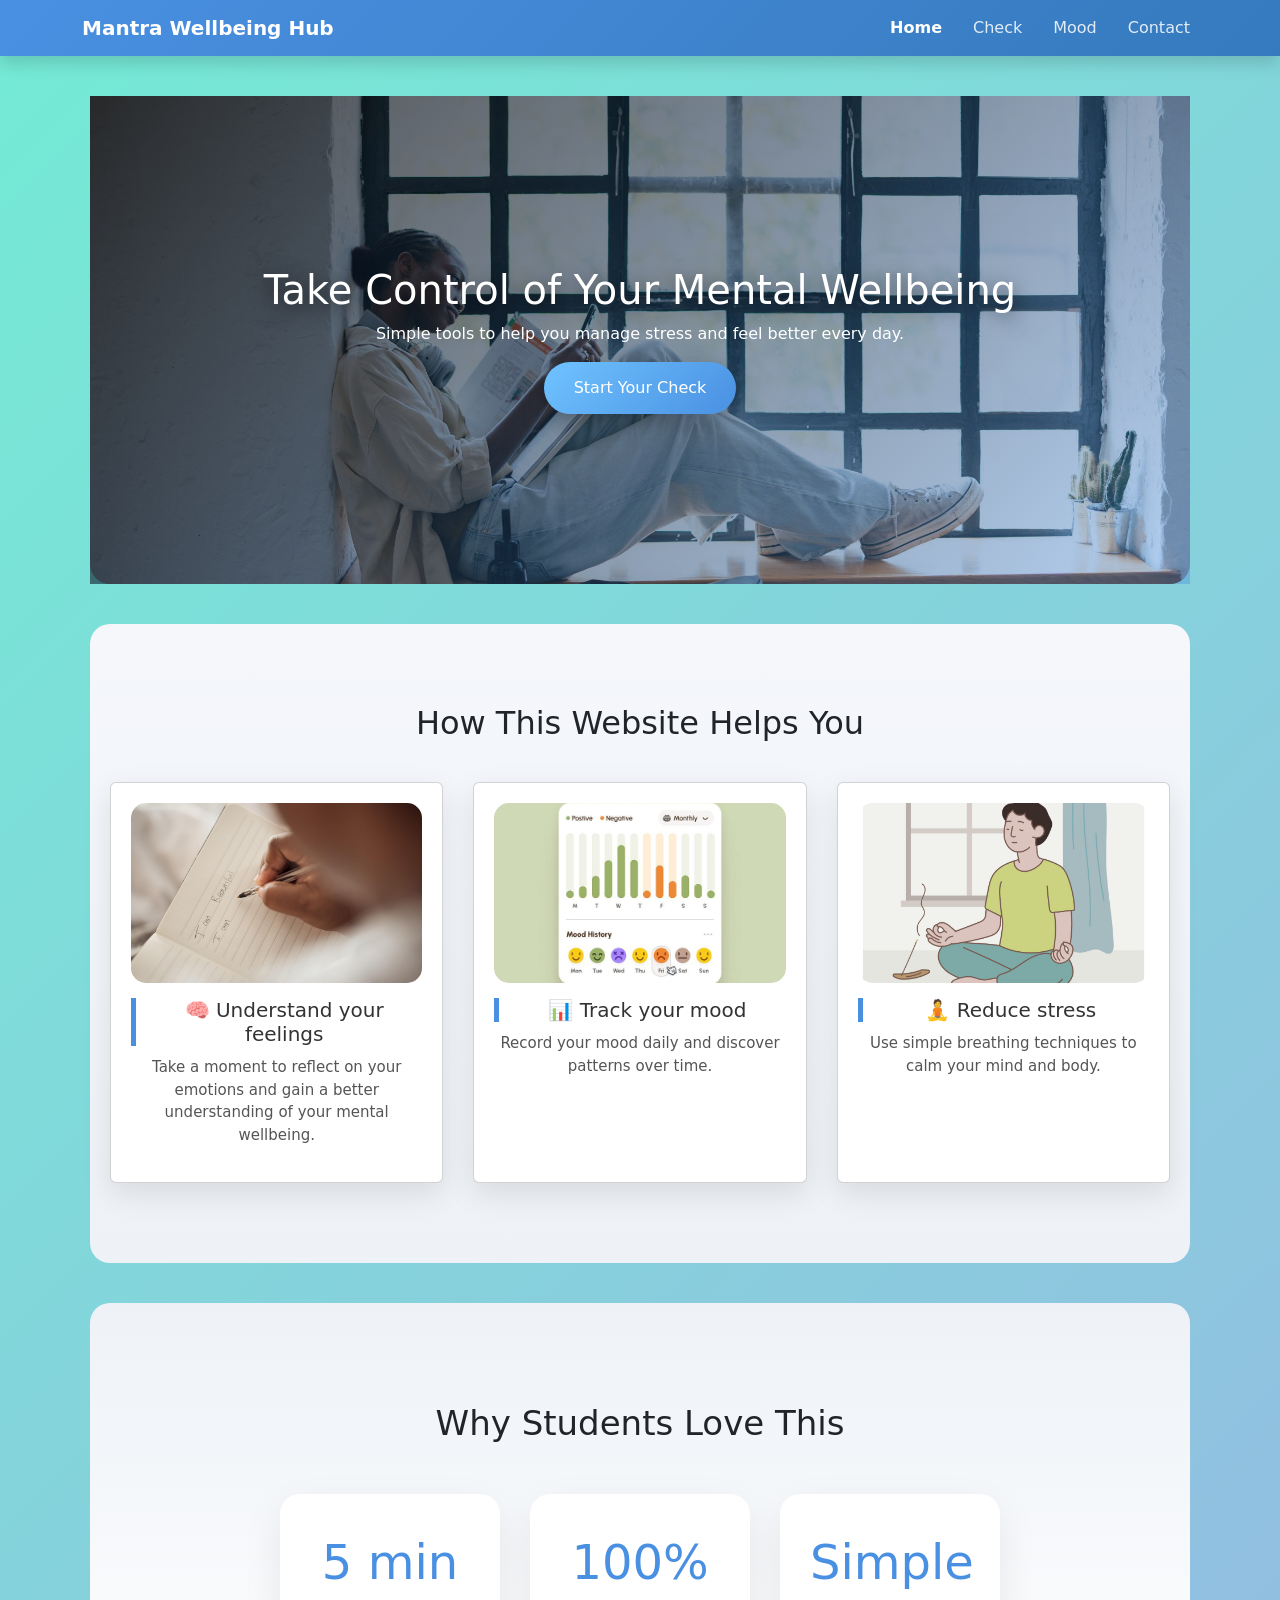
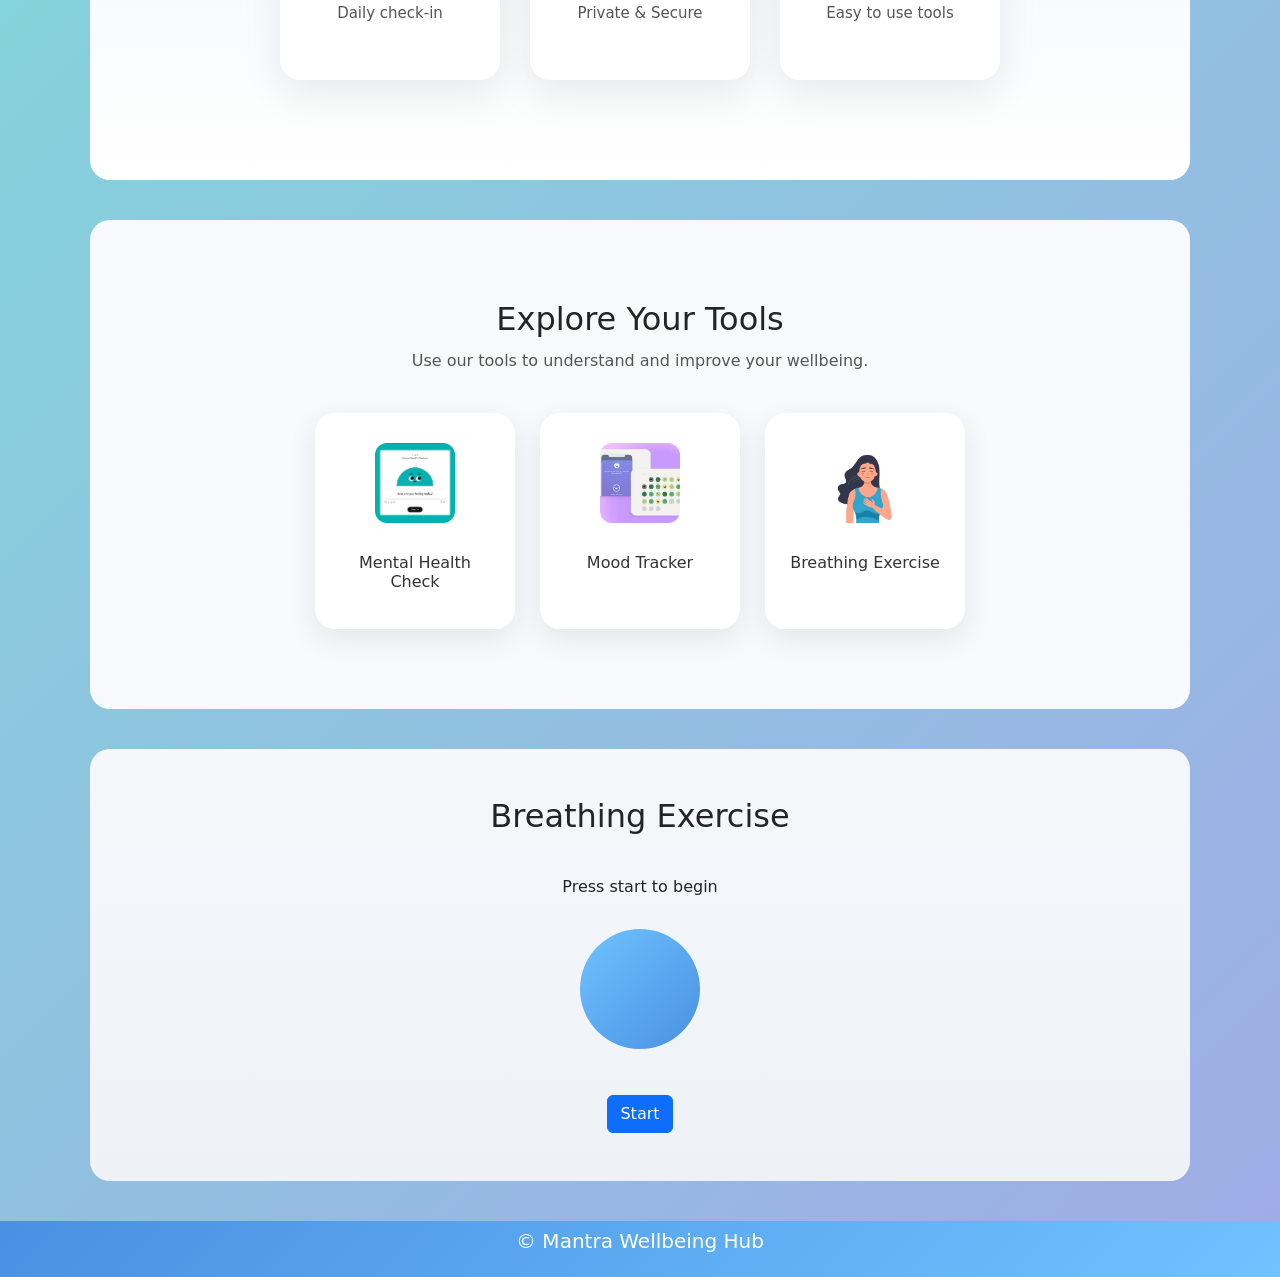
<file: index.html>
<!DOCTYPE html>
<html lang="en">
<head>
  <meta charset="UTF-8">
  <meta name="viewport" content="width=device-width, initial-scale=1.0">
  <link rel="stylesheet" href="/css/style.css" />
  <link href="https://cdn.jsdelivr.net/npm/bootstrap@5.3.8/dist/css/bootstrap.min.css" rel="stylesheet">
  <title>Student Wellbeing Hub</title>
</head>
  <body>
      <nav class="navbar navbar-expand-lg navbar-dark bg-primary shadow">
  <div class="container">

    <!-- Title -->
    <a class="navbar-brand" href="/index.html">Mantra Wellbeing Hub</a>

    <!-- Mobile toggle button -->
    <button class="navbar-toggler" type="button" data-bs-toggle="collapse" data-bs-target="#navbarNav">
      <span class="navbar-toggler-icon"></span>
    </button>

    <!-- Links -->
    <div class="collapse navbar-collapse" id="navbarNav">
      <ul class="navbar-nav ms-auto">

        <li class="nav-item active">
          <a class="nav-link active" href="/index.html">Home</a>
        </li>

        <li class="nav-item">
          <a class="nav-link" href="/checker.html">Check</a>
        </li>

        <li class="nav-item">
          <a class="nav-link" href="/tracker.html">Mood</a>
        </li>

        <li class="nav-item">
          <a class="nav-link" href="/contact.html">Contact</a>
        </li>

      </ul>
    </div>

  </div>
</nav>

    <!-- HERO -->
    <section class="hero">
      <h1>Take Control of Your Mental Wellbeing</h1>
      <p>Simple tools to help you manage stress and feel better every day.</p>
      <a href="/checker.html"><button>Start Your Check</button></a>

    </section>

    <!-- BENEFITS -->
    <section>
      <h2>How This Website Helps You</h2>

      <div class="grid">
        <div class="card">
          <img
            src="/images/Understand you feelings.jpg"
            alt="Student reflecting on feelings"
          />
          <h3>🧠 Understand your feelings</h3>
          <p>
            Take a moment to reflect on your emotions and gain a better
            understanding of your mental wellbeing.
          </p>
        </div>

        <div class="card">
          <img src="/images/Mood Tracking.jpg" alt="Mood tracking chart" />
          <h3>📊 Track your mood</h3>
          <p>Record your mood daily and discover patterns over time.</p>
        </div>

        <div class="card">
          <img
            src="/images/Reducing Stress.jpg"
            alt="Person relaxing and breathing calmly"
          />
          <h3>🧘 Reduce stress</h3>
          <p>Use simple breathing techniques to calm your mind and body.</p>
        </div>
      </div>
    </section>

    <!-- STATS -->
    <section class="stats">
      <h2 class="stats-title">Why Students Love This</h2>

      <div class="stats-container">
        <div class="stat">
          <h2>5</h2>

          <p>Daily check-in</p>
        </div>

        <div class="stat">
          <h2>100%</h2>
          <p>Private & Secure</p>
        </div>

        <div class="stat">
          <h2>Simple</h2>
          <p>Easy to use tools</p>
        </div>
      </div>
    </section>

    <section class="features">
      <h2>Explore Your Tools</h2>
      <p>Use our tools to understand and improve your wellbeing.</p>

      <div class="feature-links">

  <a href="/checker.html" class="feature-card">
    <img src="/images/Mental check.jpg" alt="Mental health check">
    <h3>Mental Health Check</h3>
  </a>

  <a href="/tracker.html" class="feature-card">
    <img src="/images/mood tracker.jpg" alt="Mood tracker chart">
    <h3>Mood Tracker</h3>
  </a>

  <a href="#breathing" class="feature-card">
    <img src="/images/breath taking.jpg" alt="Breathing exercise">
    <h3>Breathing Exercise</h3>
  </a>

</div>
      </div>
    </section>

    <!-- BREATHING -->
   <section id="breathing" class="text-center py-5">
  <h2>Breathing Exercise</h2>
  <p id="instruction">Press start to begin</p>

  <div id="circle"></div>

  <button id="startBtn" class="btn btn-primary mt-3">Start</button>
</section>    

    <footer class="index-footer">
      <p>© Mantra Wellbeing Hub</p>
    </footer>
    <script src="https://code.jquery.com/jquery-3.7.1.min.js"></script>
    <script src="/js/script.js"></script>
    <script src="https://cdn.jsdelivr.net/npm/bootstrap@5.3.8/dist/js/bootstrap.bundle.min.js"></script>
  </body>
</html>
</file>
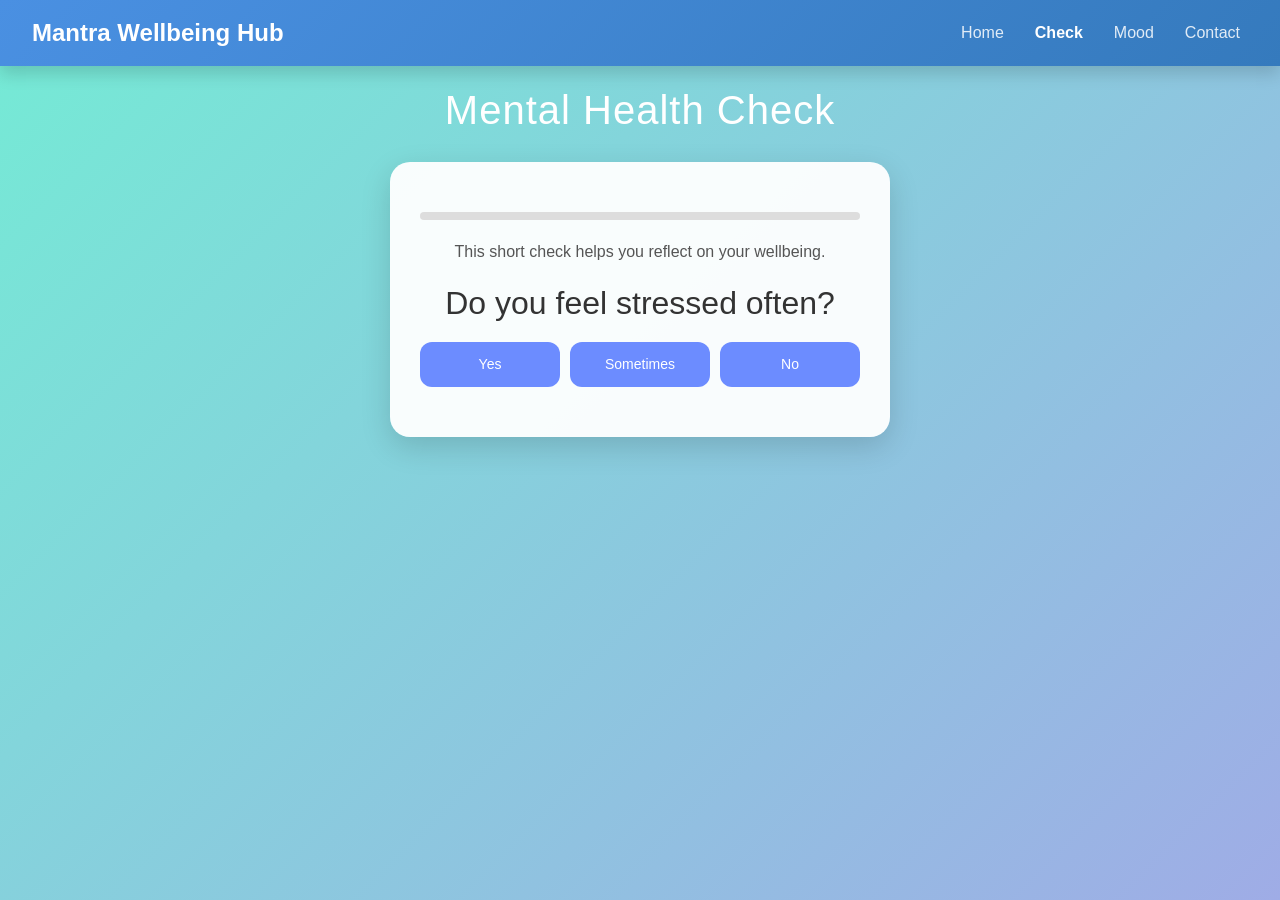
<file: checker.html>
<!doctype html>
<html lang="en">
  <head>
    <meta charset="UTF-8" />
    <title>Mental Health Check</title>

    <!-- Bootstrap -->
    <link
      href="https://cdn.jsdelivr.net/npm/bootstrap@5.3.8/dist/css/bootstrap.min.css"
      rel="stylesheet"
    />

    <!-- Your CSS -->
    <link rel="stylesheet" href="/css/checker.css" />
  </head>

  <body>
    <!-- ✅ NAVBAR -->
    <nav class="navbar navbar-expand-lg navbar-dark shadow">
      <div class="container-fluid">
        <a class="navbar-brand" href="/index.html">Mantra Wellbeing Hub</a>

        <button
          class="navbar-toggler"
          type="button"
          data-bs-toggle="collapse"
          data-bs-target="#navbarNav"
        >
          <span class="navbar-toggler-icon"></span>
        </button>

        <div
          class="collapse navbar-collapse justify-content-end"
          id="navbarNav"
        >
          <ul class="navbar-nav">
            <li class="nav-item">
              <a class="nav-link" href="/index.html">Home</a>
            </li>
            <li class="nav-item active">
              <a class="nav-link active" href="/checker.html">Check</a>
            </li>
            <li class="nav-item">
              <a class="nav-link" href="/tracker.html">Mood</a>
            </li>
            <li class="nav-item">
              <a class="nav-link" href="/contact.html">Contact</a>
            </li>
          </ul>
        </div>
      </div>
    </nav>

    <!-- HEADER -->
    <header>
      <h1>Mental Health Check</h1>
    </header>

    <!-- MAIN CONTENT -->
    <section>
      <div id="progress">
        <div id="progressBar"></div>
      </div>

      <p>This short check helps you reflect on your wellbeing.</p>
      <h2 id="question"></h2>

      <div id="answers">
        <button onclick="answer('yes')">Yes</button>
        <button onclick="answer('sometimes')">Sometimes</button>
        <button onclick="answer('no')">No</button>
      </div>

      <p id="resultText"></p>
    </section>

    <!-- Bootstrap JS -->
    <script src="https://cdn.jsdelivr.net/npm/bootstrap@5.3.8/dist/js/bootstrap.bundle.min.js"></script>

    <!-- Your JS -->
    <script src="/js/checker.js"></script>
  </body>
</html>
</file>
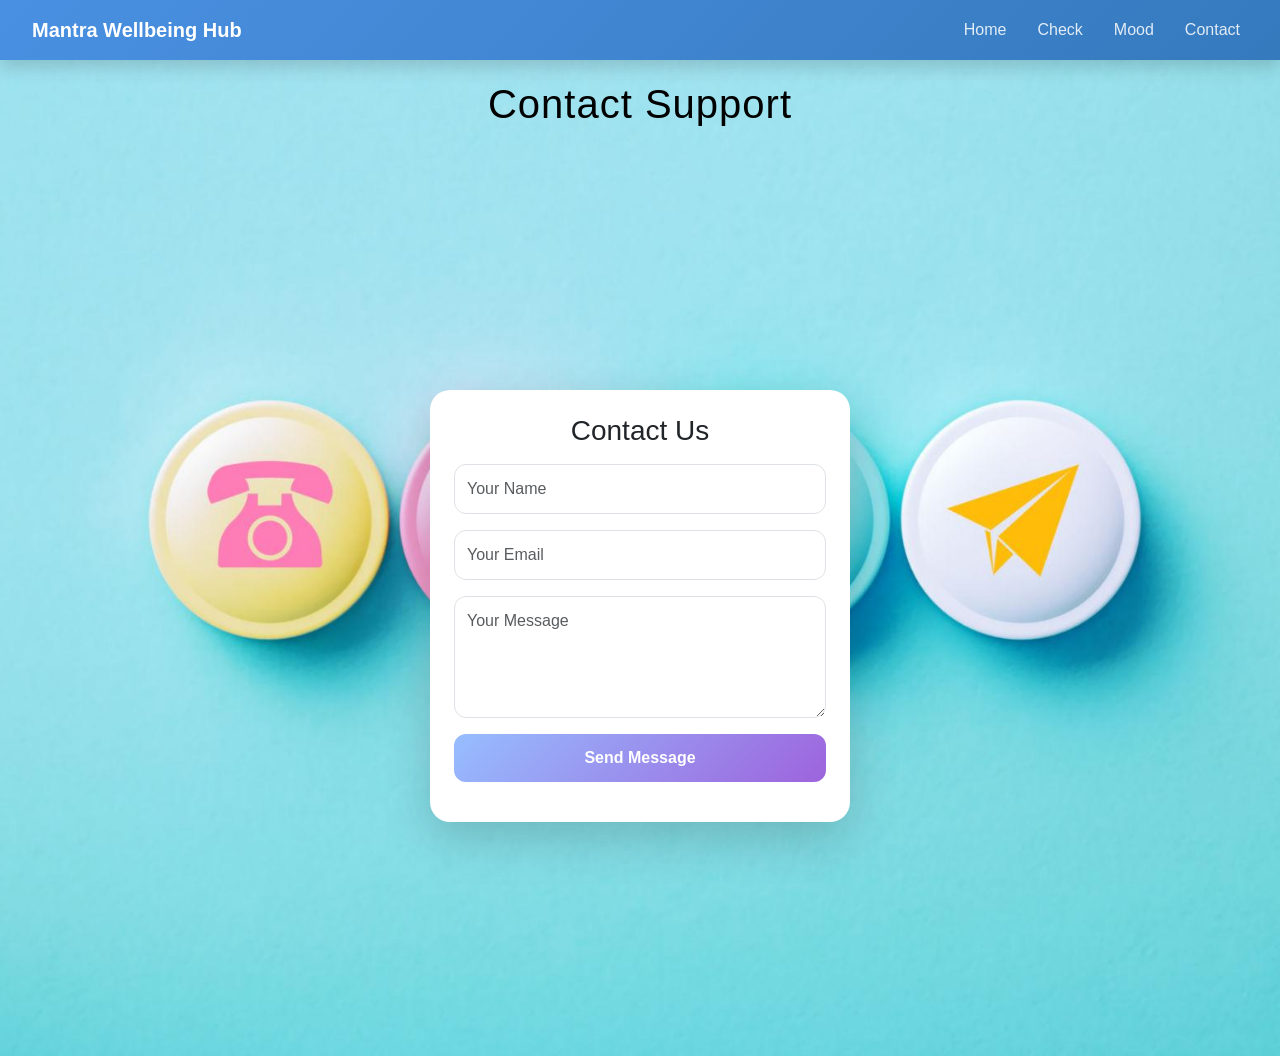
<file: contact.html>
<!doctype html>
<html lang="en">
  <head>
    <meta charset="UTF-8" />
    <title>Contact</title>

    <!-- Bootstrap -->
    <link
      href="https://cdn.jsdelivr.net/npm/bootstrap@5.3.8/dist/css/bootstrap.min.css"
      rel="stylesheet"
    />

    <!-- CSS -->
    <link rel="stylesheet" href="/css/contstyle.css" />
  </head>

  <body>
    <!-- ===== NAVBAR (same as other pages) ===== -->
    <nav class="navbar navbar-expand-lg navbar-dark shadow">
      <div class="container-fluid">
        <a class="navbar-brand" href="#">Mantra Wellbeing Hub</a>

        <button
          class="navbar-toggler"
          type="button"
          data-bs-toggle="collapse"
          data-bs-target="#navbarNav"
        >
          <span class="navbar-toggler-icon"></span>
        </button>

        <div
          class="collapse navbar-collapse justify-content-end"
          id="navbarNav"
        >
          <ul class="navbar-nav">
            <li class="nav-item">
              <a class="nav-link" href="/index.html">Home</a>
            </li>
            <li class="nav-item">
              <a class="nav-link" href="/checker.html">Check</a>
            </li>
            <li class="nav-item">
              <a class="nav-link" href="/tracker.html">Mood</a>
            </li>
            <li class="nav-item active">
              <a class="nav-link active" href="/contact.html">Contact</a>
            </li>
          </ul>
        </div>
      </div>
    </nav>

  <body>
    <header>
      <h1>Contact Support</h1>
    </header>

    <div
      class="container d-flex justify-content-center align-items-center min-vh-100"
    >
      <div class="card p-4 shadow-lg contact-card">
        <h3 class="text-center mb-3">Contact Us</h3>

        <form id="contactForm" novalidate>
          <div class="mb-3">
            <input
              type="text"
              id="name"
              class="form-control"
              placeholder="Your Name"
            />
            <div class="invalid-feedback">At least 3 characters</div>
          </div>

          <div class="mb-3">
            <input
              type="email"
              id="email"
              class="form-control"
              placeholder="Your Email"
            />
            <div class="invalid-feedback">Enter a valid email</div>
          </div>

          <div class="mb-3">
            <textarea
              id="message"
              class="form-control"
              rows="4"
              placeholder="Your Message"
            ></textarea>
            <div class="invalid-feedback">
              Message must be at least 10 characters
            </div>
          </div>

          <button
            type="submit"
            id="submitBtn"
            class="btn btn-primary w-100"
            disabled
          >
            Send Message
          </button>

          <p id="formMessage" class="text-center mt-3"></p>
        </form>
      </div>
    </div>
    <script src="/js/contactform.js"></script>
  </body>
</html>
</file>
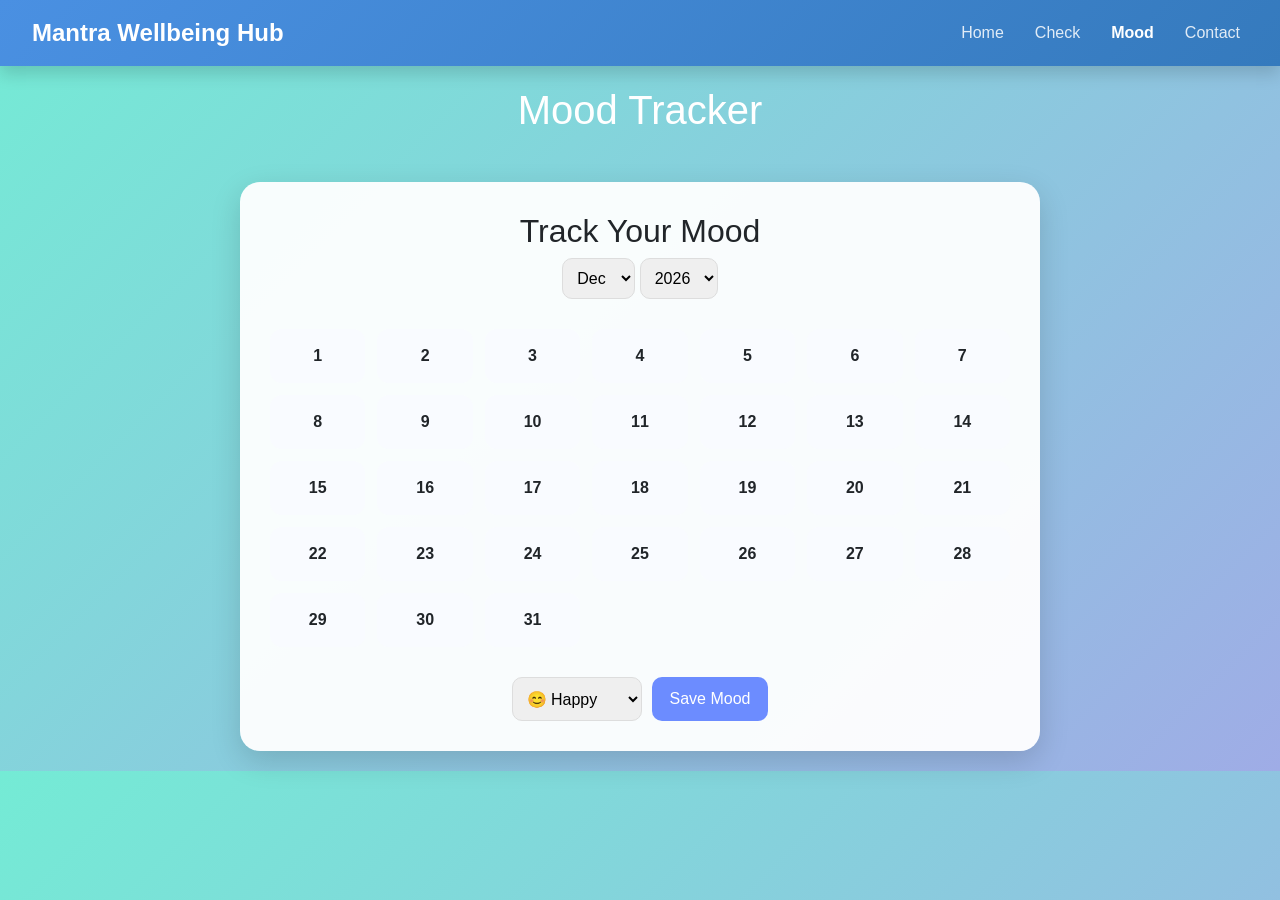
<file: tracker.html>
<!doctype html>
<html lang="en">
  <head>
    <meta charset="UTF-8" />
    <title>Mood Tracker</title>

    <!-- Bootstrap -->
    <link
      href="https://cdn.jsdelivr.net/npm/bootstrap@5.3.8/dist/css/bootstrap.min.css"
      rel="stylesheet"
    />

    <!-- Your CSS -->
    <link rel="stylesheet" href="/css/tracker.css" />
  </head>

  <body>
    <!-- ✅ SAME NAVBAR -->
    <nav class="navbar navbar-expand-lg navbar-dark shadow">
      <div class="container-fluid">
        <a class="navbar-brand" href="/index.html">Mantra Wellbeing Hub</a>

        <button
          class="navbar-toggler"
          type="button"
          data-bs-toggle="collapse"
          data-bs-target="#navbarNav"
        >
          <span class="navbar-toggler-icon"></span>
        </button>

        <div
          class="collapse navbar-collapse justify-content-end"
          id="navbarNav"
        >
          <ul class="navbar-nav">
            <li class="nav-item">
              <a class="nav-link" href="/index.html">Home</a>
            </li>
            <li class="nav-item">
              <a class="nav-link" href="/checker.html">Check</a>
            </li>
            <li class="nav-item active">
              <a class="nav-link active" href="/tracker.html">Mood</a>
            </li>
            <li class="nav-item">
              <a class="nav-link" href="/contact.html">Contact</a>
            </li>
          </ul>
        </div>
      </div>
    </nav>

    <!-- HEADER -->
    <header>
      <h1>Mood Tracker</h1>
    </header>

    <!-- MAIN -->
    <section>
      <h2>Track Your Mood</h2>
      <div class="date-controls">
        <select id="month"></select>
        <select id="year"></select>
      </div>
      <div id="calendar"></div>

      <div class="mood-picker">
        <select id="mood">
          <option value="happy">😊 Happy</option>
          <option value="neutral">😐 Neutral</option>
          <option value="sad">😢 Sad</option>
          <option value="stressed">😡 Stressed</option>
        </select>

        <button onclick="saveMood()">Save Mood</button>
      </div>
    </section>

    <!-- Bootstrap JS -->
    <script src="https://cdn.jsdelivr.net/npm/bootstrap@5.3.8/dist/js/bootstrap.bundle.min.js"></script>

    <!-- Your JS -->
    <script src="/js/tracker.js"></script>
  </body>
</html>
</file>
<file: css/style.css>
/* NAVBAR BACKGROUND */
/* ===== NAVBAR ===== */
.navbar {
  background: linear-gradient(135deg, #4a90e2, #357ABD) !important;
  padding: 10px 20px;
  width: 100%;
}

.navbar-brand {
  font-size: 1.5rem;
  font-weight: 600;
  color: #fff !important;
}

.navbar-nav .nav-link {
  color: rgba(255, 255, 255, 0.85) !important;
  margin-left: 15px;
  position: relative;
  transition: 0.3s;
}

.navbar-nav .nav-link:hover {
  color: #fff !important;
}

.navbar-nav .nav-link::after {
  content: "";
  position: absolute;
  width: 0%;
  height: 2px;
  left: 0;
  bottom: 0;
  background: #fff;
  transition: 0.3s;
}

.navbar-nav .nav-link:hover::after {
  width: 100%;
}

.navbar-nav .nav-link.active {
  color: #fff !important;
  font-weight: bold;
}

/* MOBILE TOGGLER FIX */
.navbar-toggler {
  border: none;
}

.navbar-toggler-icon {
  filter: invert(1);
}


body {
  font-family: Arial;
  margin: 0;
  background: linear-gradient(135deg, #74ebd5, #9face6);
  animation: fadeIn 0.5s ease-in;
}
@keyframes fadeIn {
  from {
    opacity: 0;
    transform: translateY(10px);
  }
  to {
    opacity: 1;
    transform: translateY(0px);
  }
}

section {
  background:linear-gradient(to bottom, #f5f7fb, #eef2f7);
  margin:40px auto;
  text-align: center;
  padding: 80px 20px;
  width: 90%;
  max-width: 1100px;
  border-radius: 20px;
}

section h2 {
  margin-bottom: 40px;
  font-size: 32px;

}

.hero { 
  text-align: center; background: url("/images/hero.jpg") center/cover no-repeat; 
  color: white; 
  border-radius: 0% 0% 20px 20px;
  padding: 170px 20px; 
  position: relative; } 

.hero h1 {
  text-shadow: 0 5px 20px rgba(0,0,0,0.6);
}  

.hero::before {
  content: "";
  position: absolute;
  inset: 0;
  background: linear-gradient(
    135deg,
    rgba(0,0,0,0.7),
    rgba(74,144,226,0.4)
  );
}

.hero button {
  padding: 14px 30px;
  font-size: 16px;
  border-radius: 50px;
  border: none;

  background: linear-gradient(135deg, #6fc3ff, #4a90e2);
  box-shadow: 0 8px 25px rgba(0,0,0,0.3);

  transition: 0.3s;
}

.hero button:hover {
  transform: translateY(-4px) scale(1.05);
}
.hero-content {
  animation: float 4s ease-in-out infinite;
  backdrop-filter: blur(8px);
  background: rgba(255,255,255,0.05);
  padding: 30px;
  border-radius: 20px;
}

@keyframes float {
  0%,100% { transform: translateY(0); }
  50% { transform: translateY(-10px); }
}

.hero * { position: relative; }

.grid {
  display: grid;
  grid-template-columns: repeat(auto-fit, minmax(250px, 1fr));
  gap: 30px;
}

.card {
  background: white;
  padding: 20px;
  border-radius: 20px;
  text-align: center;
  box-shadow: 0 10px 30px rgba(0,0,0,0.1);
  transition: all 0.3s ease;
  overflow: hidden;
}

.card img {
  width: 100%;
  height: 180px;
  object-fit: cover;
  border-radius: 15px;
  margin-bottom: 15px;
  transition: transform 0.3s ease;
}

/* Card hover */
.card:hover {
  transform: translateY(-10px);
  box-shadow: 0 20px 50px rgba(0,0,0,0.2);
}

/* Image zoom effect */
.card:hover img {
  transform: scale(1.1);
}

.card h3 {
  font-size: 20px;
  margin-bottom: 10px;
  border-left: 5px solid #4a90e2;
  padding-left: 10px;
  color: #333;
}

.card p {
  font-size: 15px;
  color: #555;
  line-height: 1.5;
}

/* SECTION BACKGROUND */
.stats {
  padding: 100px 20px;
  text-align: center;
  background: linear-gradient(to bottom, #eef2f7, #ffffff);
}

/* TITLE */
.stats-title {
  font-size: 34px;
  margin-bottom: 50px;
}

/* FLEX CONTAINER */
.stats-container {
  display: flex;
  justify-content: center;
  gap: 30px;
  flex-wrap: wrap;
}

/* CARD */
.stat {
  background: white;
  padding: 40px 30px;
  border-radius: 20px;
  width: 220px;

  box-shadow: 0 15px 40px rgba(0,0,0,0.08);
  transition: all 0.3s ease;
  position: relative;
  overflow: hidden;
  
}

/* BIG NUMBER */
.stat h2 {
  font-size: 48px;
  color: #4a90e2;
  margin-bottom: 5px;
}

/* SMALL TEXT (min) */
.stat span {
  font-size: 14px;
  color: #888;
}

/* DESCRIPTION */
.stat p {
  margin-top: 10px;
  font-size: 15px;
  color: #555;
}

/* HOVER EFFECT */
.stat:hover {
  transform: translateY(-12px) scale(1.05);
  box-shadow: 0 25px 60px rgba(0,0,0,0.15);
}

/* GLOW EFFECT ON HOVER */
.stat::before {
  content: "";
  position: absolute;
  width: 200%;
  height: 200%;
  top: -50%;
  left: -50%;
  background: radial-gradient(circle, rgba(74,144,226,0.15), transparent);
  opacity: 0;
  transition: 0.4s;
}

.stat:hover::before {
  opacity: 1;
}

/* SECTION */
.features {
  text-align: center;
  padding: 80px 20px;
  background: #f7f9fc;
}

/* TITLE */
.features h2 {
  font-size: 32px;
  margin-bottom: 10px;
}

.features p {
  color: #555;
  margin-bottom: 40px;
}

/* GRID */
.feature-links {
  display: flex;
  justify-content: center;
  gap: 25px;
  flex-wrap: wrap;
}

/* CARD STYLE */
.feature-card {
  background: white;
  width: 200px;
  padding: 30px 20px;
  border-radius: 20px;

  text-decoration: none;
  color: #333;

  box-shadow: 0 10px 30px rgba(0,0,0,0.08);
  transition: 0.3s;

  font-size: 30px; /* emoji size */
}
.feature-card img {
  width: 80px;
  height: 80px;
  object-fit: cover;
  border-radius: 12px;
  margin-bottom: 15px;
}

/* TEXT INSIDE */
.feature-card h3 {
  margin-top: 15px;
  font-size: 16px;
}

/* HOVER EFFECT */
.feature-card:hover {
  transform: translateY(-10px) scale(1.05);
  box-shadow: 0 20px 50px rgba(0,0,0,0.15);
  color: #4a90e2;
}

button {
  padding: 10px;
  border-radius: 10px;
  border: none;
  background: #4a90e2;
  color: white;
}

#circle {
  width: 120px;
  height: 120px;
  background: linear-gradient(135deg, #6fc3ff, #4a90e2);
  border-radius: 50%;
  margin: 30px auto;
  transition: all 4s ease-in-out;
}

/* EXPAND (inhale) */
.expand {
  transform: scale(1.6);
}

/* SOFT GLOW */
#circle::after {
  content: "";
  position: absolute;
  width: 120px;
  height: 120px;
  border-radius: 50%;
  background: rgba(74,144,226,0.3);
  filter: blur(20px);
  z-index: -1;
}

/* Nav Bar override */
.navbar-dark .nav-link {
  color: white ;
  opacity: 1;
}

.navbar-dark .navbar-brand {
  color: white;
}
.index-footer {
  background: linear-gradient(135deg, #4a90e2, #6fc3ff);
  text-align: center;
  padding: 5px;
  color: white;
  font-size: 20px;
}
</file>
<file: css/checker.css>
/* ===== NAVBAR ===== */
.navbar {
  background: linear-gradient(135deg, #4a90e2, #357ABD) !important;
  padding: 10px 20px;
  width: 100%;
}

.navbar-brand {
  font-size: 1.5rem;
  font-weight: 600;
  color: #fff !important;
}

.navbar-nav .nav-link {
  color: rgba(255, 255, 255, 0.85) !important;
  margin-left: 15px;
  position: relative;
  transition: 0.3s;
}

.navbar-nav .nav-link:hover {
  color: #fff !important;
}

.navbar-nav .nav-link::after {
  content: "";
  position: absolute;
  width: 0%;
  height: 2px;
  left: 0;
  bottom: 0;
  background: #fff;
  transition: 0.3s;
}

.navbar-nav .nav-link:hover::after {
  width: 100%;
}

.navbar-nav .nav-link.active {
  color: #fff !important;
  font-weight: bold;
}

body {
  margin: 0;
  font-family: 'Segoe UI', sans-serif;
  background: linear-gradient(135deg, #74ebd5, #9face6);
  display: flex;
  flex-direction: column;
  align-items: center;
  min-height: 100vh;
}

/* ===== Header ===== */
header {
  width: 100%;
  text-align: center;
  padding: 20px;
  color: white;
  font-size: 24px;
  font-weight: 600;
  letter-spacing: 1px;
}

/* ===== Main Section Card ===== */
section {
  background: rgba(255, 255, 255, 0.95);
  padding: 30px;
  border-radius: 20px;
  width: 90%;
  max-width: 500px;
  box-shadow: 0 10px 30px rgba(0,0,0,0.15);
  text-align: center;
  animation: fadeIn 0.6s ease-in-out;
}

/* ===== Fade Animation ===== */
@keyframes fadeIn {
  from {
    opacity: 0;
    transform: translateY(25px);
  }
  to {
    opacity: 1;
    transform: translateY(0);
  }
}

/* ===== Text ===== */
p {
  color: #555;
}

h2 {
  margin: 20px 0;
  color: #333;
}

/* ===== Progress Bar ===== */
#progress {
  width: 100%;
  height: 8px;
  background: #ddd;
  border-radius: 10px;
  overflow: hidden;
  margin: 20px 0;
}

#progressBar {
  height: 100%;
  width: 0%;
  background: linear-gradient(90deg, #74ebd5, #9face6);
  transition: width 0.4s ease;
}

/* ===== Buttons ===== */
#answers {
  display: flex;
  gap: 10px;
  justify-content: center;
  margin-top: 15px;
}

#answers button {
  flex: 1;
  padding: 12px;
  border: none;
  border-radius: 12px;
  background: #6c8cff;
  color: white;
  font-size: 14px;
  cursor: pointer;
  transition: all 0.3s ease;
}

/* Hover effect */
#answers button:hover {
  transform: translateY(-2px);
  background: #5a78e0;
}

/* Active click */
#answers button:active {
  transform: scale(0.97);
}

/* ===== Result Text ===== */
#resultText {
  margin-top: 20px;
  font-weight: 500;
  color: #444;
}

/* ===== Mobile ===== */
@media (max-width: 480px) {
  section {
    padding: 20px;
  }

  #answers {
    flex-direction: column;
  }
}
</file>
<file: css/contstyle.css>
/* ===== NAVBAR ===== */
.navbar {
  background: linear-gradient(135deg, #4a90e2, #357ABD) !important;
  padding: 10px 20px;
}

.navbar-brand {
  color: white !important;
  font-weight: 600;
}

.navbar-nav .nav-link {
  color: rgba(255,255,255,0.85) !important;
  margin-left: 15px;
  position: relative;
}

.navbar-nav .nav-link:hover {
  color: white !important;
}

.navbar-nav .nav-link::after {
  content: "";
  position: absolute;
  bottom: 0;
  left: 0;
  width: 0%;
  height: 2px;
  background: white;
  transition: 0.3s;
}

.navbar-nav .nav-link:hover::after {
  width: 100%;
}

/* Contact Form Styles */
body {
  margin: 0;
  padding: 0;
  font-family: 'Segoe UI', sans-serif;

  background-image: url("/images/Contact bg.jpg");
  background-size: cover;
  background-position: center;
  background-repeat: no-repeat;
}


header {
  text-align: center;
  padding: 20px;
  color: black;
  font-weight: 600;
  letter-spacing: 1px;
}

.contact-card {
  width: 100%;
  max-width: 420px;
  border-radius: 20px;
  border: none;
  animation: fadeIn 0.6s ease-in-out;
}

@keyframes fadeIn {
  from { opacity: 0; transform: translateY(20px); }
  to { opacity: 1; transform: translateY(0); }
}

.form-control {
  border-radius: 12px;
  padding: 12px;
  transition: 0.3s;
}

.form-control:focus {
  border-color: #5f9cff;
  box-shadow: 0 0 8px rgba(95, 156, 255, 0.5);
}

.btn-primary {
  border-radius: 12px;
  padding: 12px;
  font-weight: 600;
  background: linear-gradient(135deg, #5f9cff, #6a11cb);
  border: none;
  transition: 0.3s;
}

.btn-primary:hover {
  transform: scale(1.03);
}

.form-control.is-valid {
  border-color: #28a745;
}

.form-control.is-invalid {
  border-color: #dc3545;
}
</file>
<file: css/tracker.css>
/* ===== NAVBAR (same as checker) ===== */
.navbar {
  background: linear-gradient(135deg, #4a90e2, #357ABD) ;
  padding: 10px 20px;
  width: 100%;
}

.navbar-brand {
  font-size: 1.5rem;
  font-weight: 600;
  color: #fff ;
}

.navbar-nav .nav-link {
  color: rgba(255, 255, 255, 0.85) ;
  margin-left: 15px;
  position: relative;
  transition: 0.3s;
}

.navbar-nav .nav-link:hover {
  color: #fff ;
}

.navbar-nav .nav-link::after {
  content: "";
  position: absolute;
  width: 0%;
  height: 2px;
  left: 0;
  bottom: 0;
  background: #fff;
  transition: 0.3s;
}

.navbar-nav .nav-link:hover::after {
  width: 100%;
}

.navbar-nav .nav-link.active {
  color: #fff ;
  font-weight: bold;
}

/* ===== BODY (same system) ===== */
body {
  margin: 0;
  font-family: 'Segoe UI', sans-serif;
  background: linear-gradient(135deg, #74ebd5, #9face6);
  display: flex;
  flex-direction: column;
}

/* ===== HEADER ===== */
header {
  width: 100%;
  text-align: center;
  padding: 20px;
  color: white;
  font-size: 24px;
}

/* ===== MAIN CARD ===== */
section {
  background: rgba(255, 255, 255, 0.95);
  padding: 30px;
  border-radius: 20px;
  width: 90%;
  max-width: 800px;
  margin: 20px auto;
  box-shadow: 0 10px 30px rgba(0,0,0,0.15);
  text-align: center;
}

/* ===== CALENDAR ===== */
#calendar {
  display: grid;
  grid-template-columns: repeat(7, 1fr);
  gap: 12px;
  margin: 30px 0;
}

.day {
  padding: 15px;
  background: #f9fbff;
  border-radius: 12px;
  cursor: pointer;
  transition: 0.3s;
  font-weight: 600;
}

.day:hover {
  transform: translateY(-3px);
}

.day.selected {
  border: 2px solid #4a90e2;
}

/* ===== MOODS ===== */
.happy { background: #d4f8e8; }
.neutral { background: #f1f3f5; }
.sad { background: #dbeafe; }
.stressed { background: #ffe0e0 ; }

/* ===== PICKER ===== */
.mood-picker {
  display: flex;
  gap: 10px;
  justify-content: center;
}

select {
  padding: 10px;
  border-radius: 10px;
  border: 1px solid #ddd;
}

button {
  padding: 10px 18px;
  border-radius: 10px;
  border: none;
  background: #6c8cff;
  color: white;
  cursor: pointer;
}

button:hover {
  background: #5a78e0;
}

/* ===== MOBILE ===== */
@media (max-width: 600px) {
  #calendar {
    grid-template-columns: repeat(4, 1fr);
  }
}
</file>
